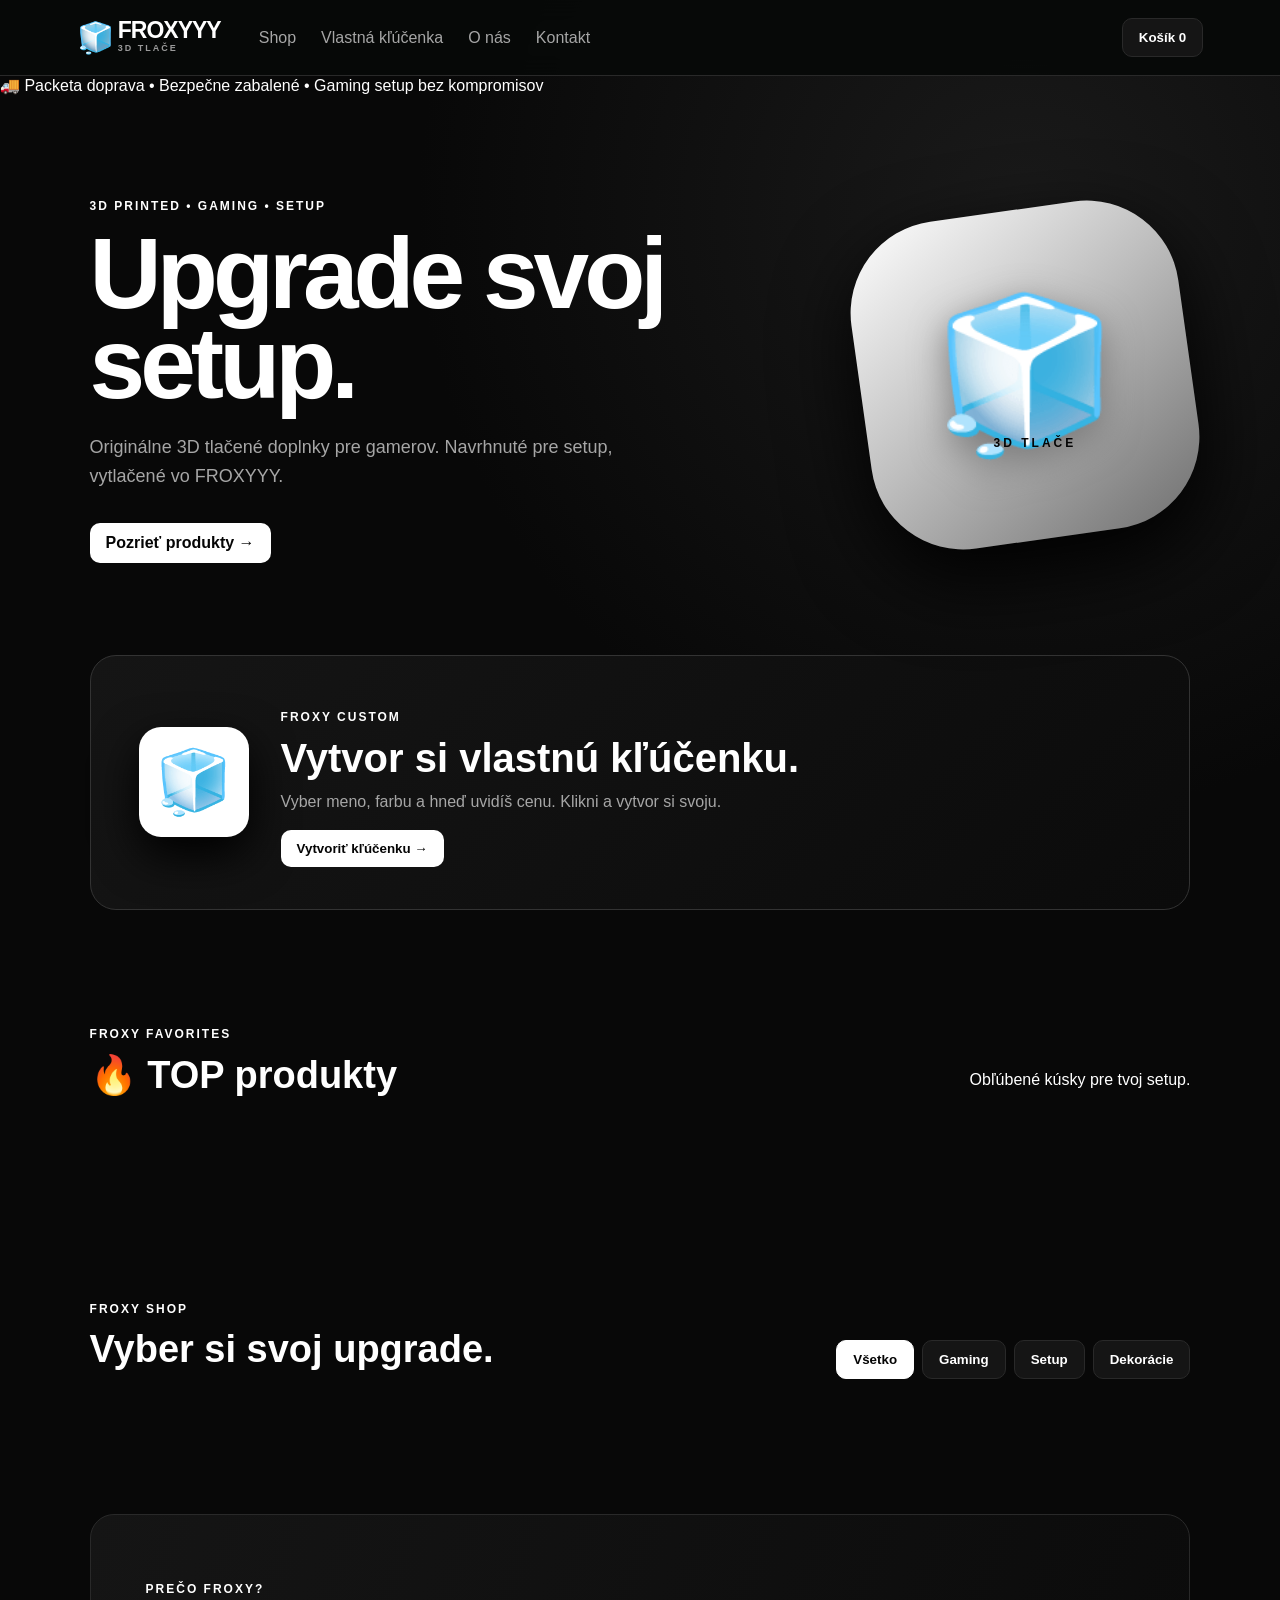
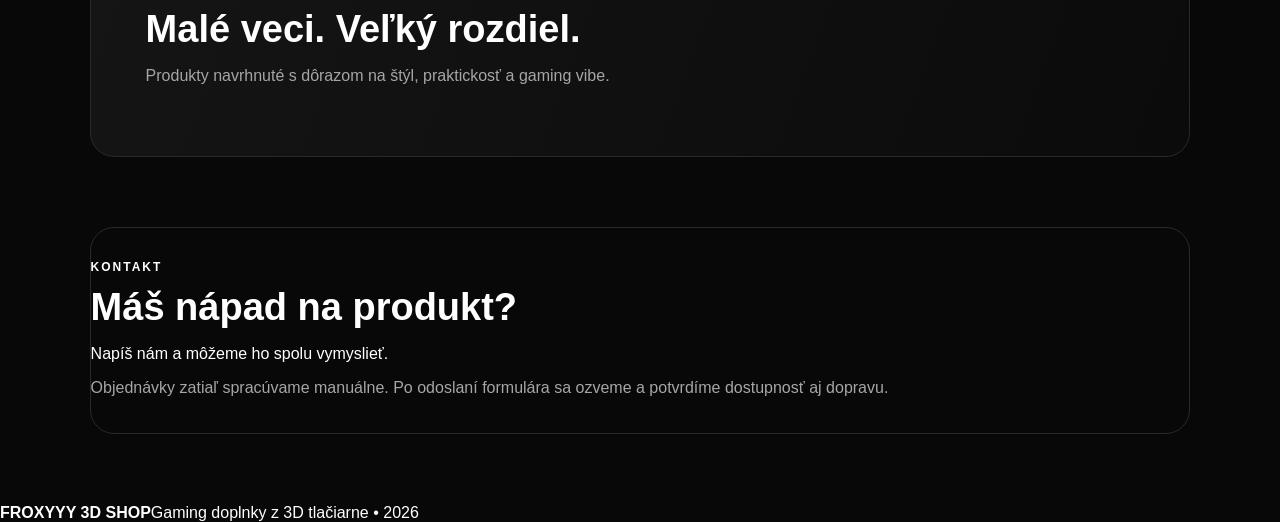
<file: index.html>
<!doctype html>
<html lang="sk"><head><meta charset="UTF-8"><meta name="viewport" content="width=device-width,initial-scale=1"><title>FROXYYY 3D Shop — Gaming doplnky z 3D tlačiarne</title><link rel="stylesheet" href="styles.css"></head><body><header><a class="logo" href="#"><span class="ice">🧊</span><span class="logoText">FROXYYY</span><small>3D TLAČE</small></a><nav><a href="#shop">Shop</a><a href="#custom">Vlastná kľúčenka</a><a href="#about">O nás</a><a href="#contact">Kontakt</a></nav><button id="cartBtn">Košík <b id="cartCount">0</b></button></header><main><div class="promo">🚚 Packeta doprava • Bezpečne zabalené • Gaming setup bez kompromisov</div><section class="hero"><div><p class="eyebrow">3D PRINTED • GAMING • SETUP</p><h1>Upgrade svoj <span>setup.</span></h1><p>Originálne 3D tlačené doplnky pre gamerov. Navrhnuté pre setup, vytlačené vo FROXYYY.</p><a class="cta" href="#shop">Pozrieť produkty →</a></div><div class="orb"><span class="cube">🧊</span><small>3D TLAČE</small></div></section><section id="custom" class="customTeaser"><div class="customTeaserIcon">🧊</div><div><p class="eyebrow">FROXY CUSTOM</p><h2>Vytvor si vlastnú kľúčenku.</h2><p>Vyber meno, farbu a hneď uvidíš cenu. Klikni a vytvor si svoju.</p><button id="customOpen" class="cta">Vytvoriť kľúčenku →</button></div></section><section id="top"><div class="sectionHead"><div><p class="eyebrow">FROXY FAVORITES</p><h2>🔥 TOP produkty</h2></div><p>Obľúbené kúsky pre tvoj setup.</p></div><div id="topProducts" class="grid"></div></section><section id="shop"><div class="sectionHead"><div><p class="eyebrow">FROXY SHOP</p><h2>Vyber si svoj upgrade.</h2></div><div class="filters"><button class="active" data-cat="all">Všetko</button><button data-cat="gaming">Gaming</button><button data-cat="setup">Setup</button><button data-cat="dekor">Dekorácie</button></div></div><div id="products" class="grid"></div></section><section id="about" class="banner"><p class="eyebrow">PREČO FROXY?</p><h2>Malé veci. Veľký rozdiel.</h2><p>Produkty navrhnuté s dôrazom na štýl, praktickosť a gaming vibe.</p></section><section id="contact"><p class="eyebrow">KONTAKT</p><h2>Máš nápad na produkt?</h2><p>Napíš nám a môžeme ho spolu vymyslieť.</p><p class="contactNote">Objednávky zatiaľ spracúvame manuálne. Po odoslaní formulára sa ozveme a potvrdíme dostupnosť aj dopravu.</p></section><footer><b>FROXYYY 3D SHOP</b><span>Gaming doplnky z 3D tlačiarne • 2026</span></footer></main><div id="customModal" class="modal"><div class="modalCard"><button id="customClose" class="modalClose">×</button><p class="eyebrow">FROXY CUSTOM</p><h2>Vytvor si vlastnú kľúčenku</h2><p class="modalText">Vyber meno a farbu. Cena tvojej kľúčenky je <strong>6,90 €</strong>.</p><label for="keyName">Meno na kľúčenku</label><input id="keyName" maxlength="18" placeholder="Napíš ľubovoľné meno"><div class="colorChoices"><button type="button" class="colorChoice active" data-color="Čiernobiela">Čiernobiela</button><button type="button" class="colorChoice" data-color="Farebná">Farebná</button></div><div class="customPreview" id="keyPreview">TVOJE MENO</div><div class="customPrice">Cena <strong>6,90 €</strong></div><button id="addCustom" class="cta full">Pridať do košíka</button></div></div><div id="checkoutModal" class="modal"><div class="modalCard checkoutCard"><button id="checkoutClose" class="modalClose">×</button><p class="eyebrow">FROXY OBJEDNÁVKA</p><h2>Kam máme poslať balík?</h2><p class="modalText">Vyplň kontakt a vyber si Packeta výdajné miesto. Objednávky bude následne spracovávať rodič.</p><label for="orderName">Meno a priezvisko</label><input id="orderName" placeholder="Tvoje meno"><label for="orderEmail">E-mail</label><input id="orderEmail" type="email" placeholder="tvoj@email.sk"><label for="orderPhone">Telefón</label><input id="orderPhone" type="tel" placeholder="+421 900 000 000"><label>Packeta výdajné miesto</label><div class="mapBox"><div class="slovakiaMap"><div class="mapTitle">📦 Packeta po celom Slovensku</div><div class="mapSub">Vyhľadaj obec alebo mesto a vyber si výdajné miesto.</div><div class="searchRow"><input id="packetaSearch" placeholder="🔎 napr. Cífer, Nitra, Košice..."><button type="button" id="packetaSearchBtn">Hľadať</button></div><div id="packetaResults" class="packetaResults"></div></div></div><div class="selectedPlace">Vybrané miesto: <strong id="selectedPlace">Packeta – Nitra, centrum</strong></div><button id="sendOrder" class="cta full">Odoslať objednávku →</button></div></div><aside id="cart"><div class="cartHead"><h2>Košík</h2><button id="closeCart">×</button></div><div id="cartItems"></div><div class="total">Spolu <strong id="total">0,00 €</strong></div><button id="checkout" class="cta full">Objednať</button></aside><div id="overlay"></div><script src="script.js?v=20260929-3"></script></body></html>
</file>
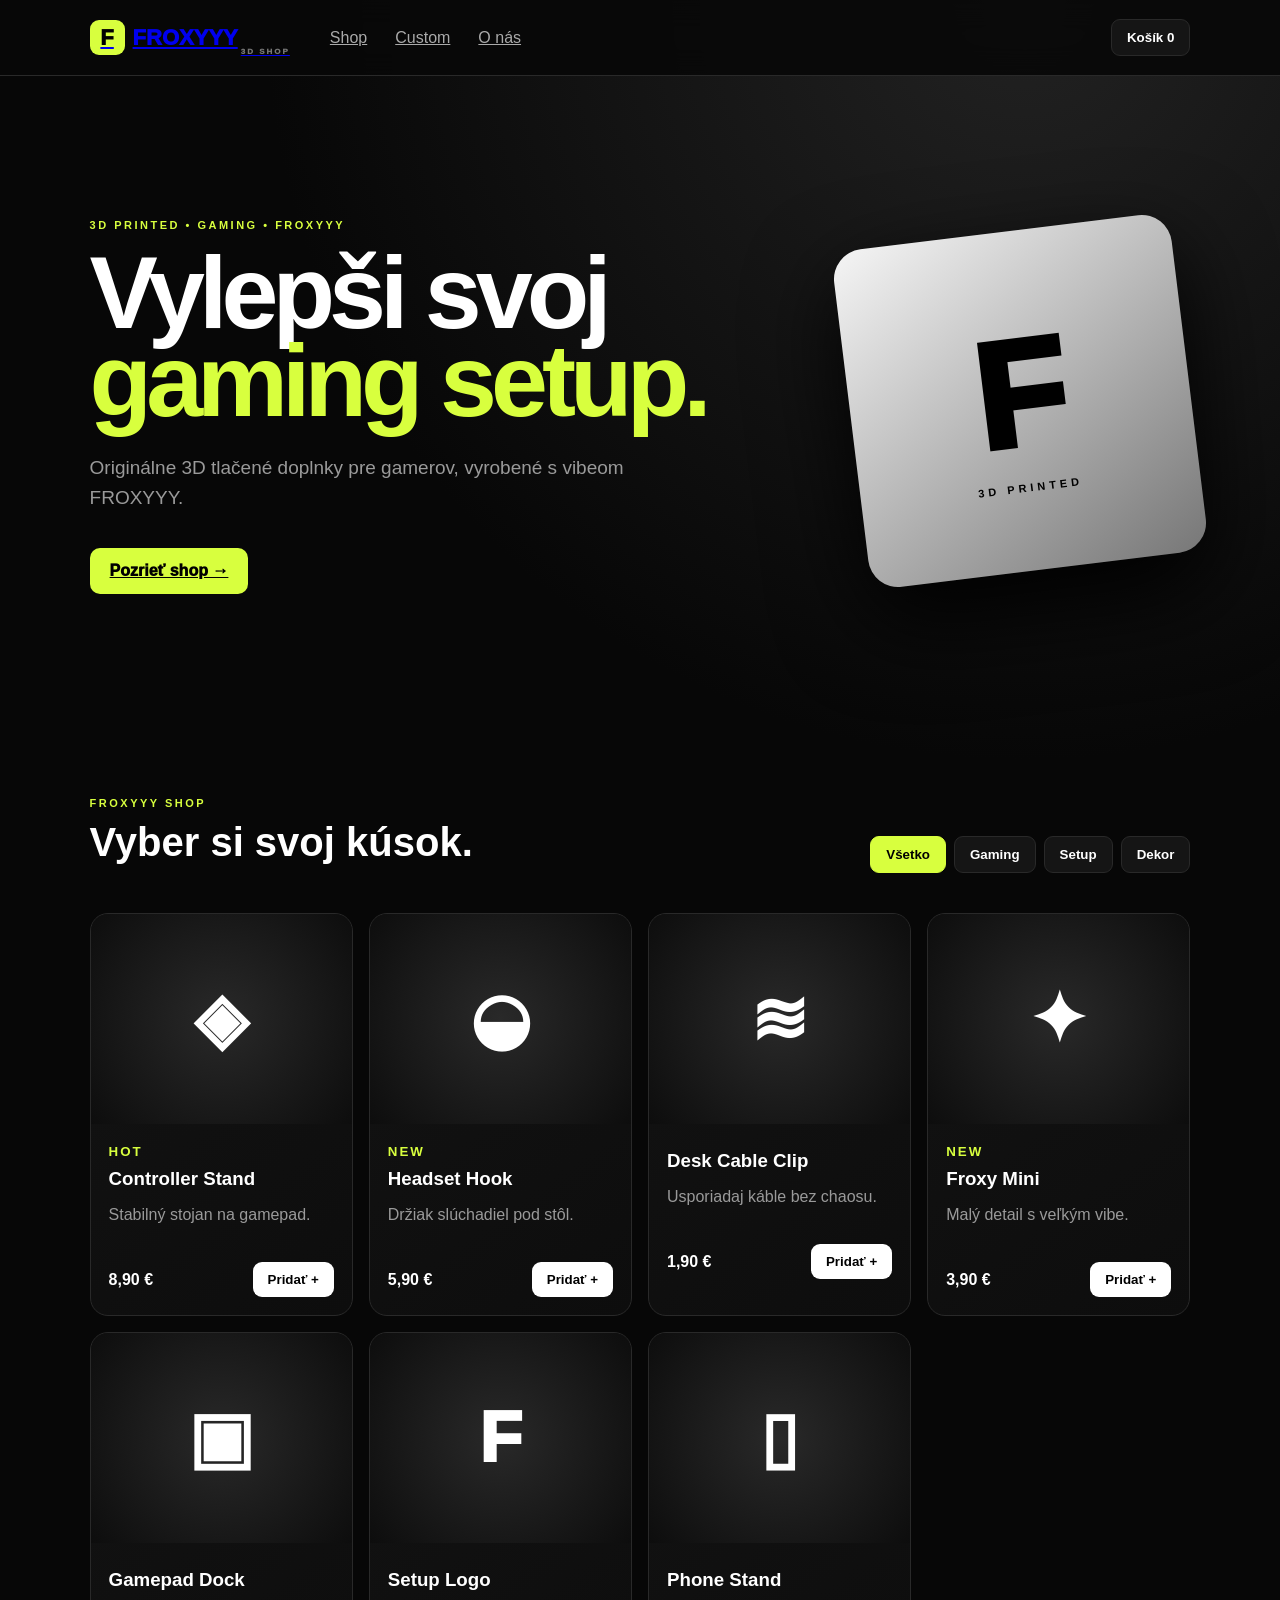
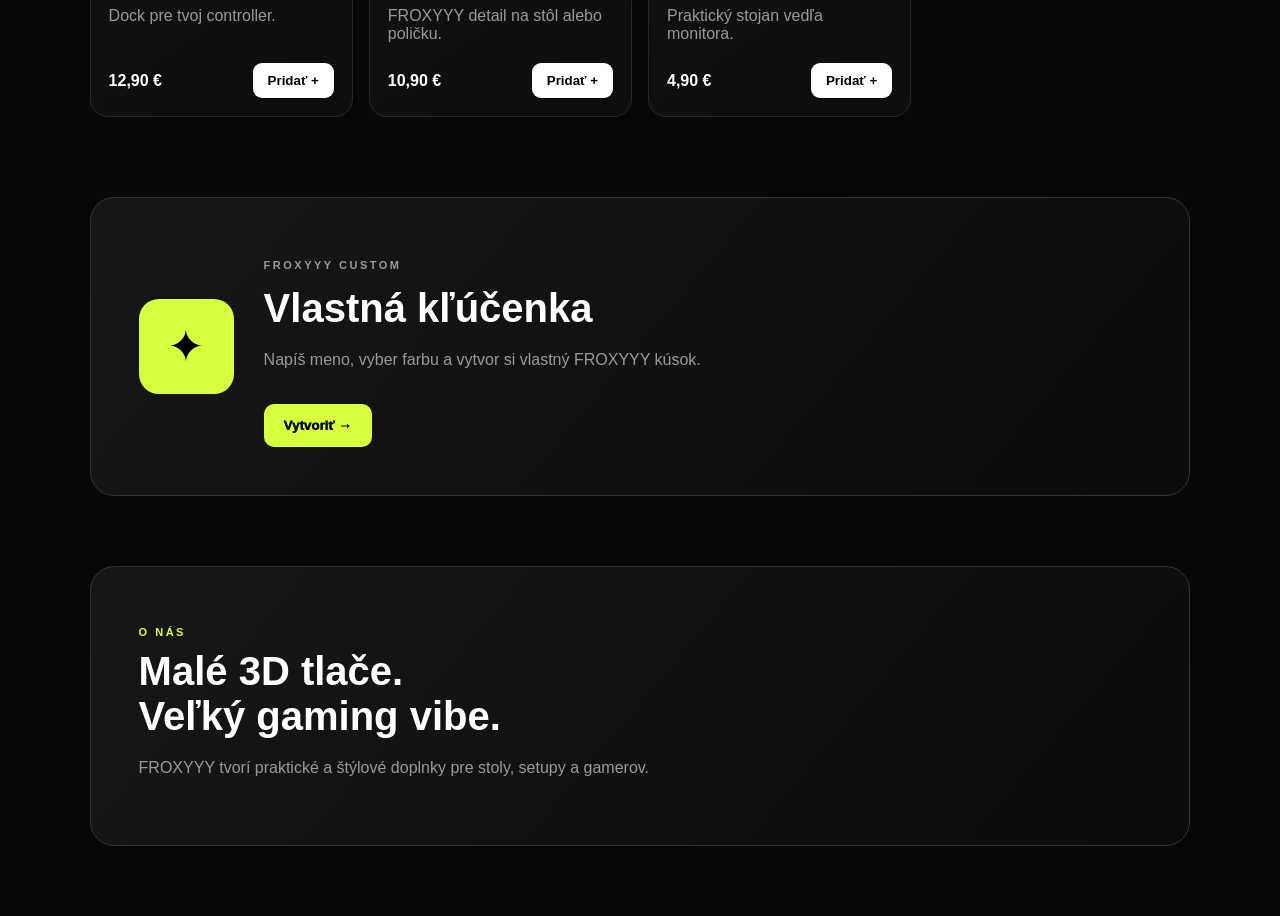
<file: new-shop.html>
<!doctype html>
<html lang="sk">
<head>
<meta charset="UTF-8"><meta name="viewport" content="width=device-width,initial-scale=1">
<title>FROXYYY 3D SHOP</title><link rel="stylesheet" href="new-shop.css">
</head>
<body>
<header class="nav"><a class="brand" href="#"><span>F</span> FROXYYY <small>3D SHOP</small></a><nav><a href="#shop">Shop</a><a href="#custom">Custom</a><a href="#about">O nás</a></nav><button id="cartBtn">Košík <b id="cartCount">0</b></button></header>
<main>
<section class="hero"><div><p class="eyebrow">3D PRINTED • GAMING • FROXYYY</p><h1>Vylepši svoj<br><em>gaming setup.</em></h1><p class="lead">Originálne 3D tlačené doplnky pre gamerov, vyrobené s vibeom FROXYYY.</p><a class="btn" href="#shop">Pozrieť shop →</a></div><div class="heroArt"><div class="cube">F</div><span>3D PRINTED</span></div></section>
<section id="shop"><div class="head"><div><p class="eyebrow">FROXYYY SHOP</p><h2>Vyber si svoj kúsok.</h2></div><div class="filters"><button class="active" data-cat="all">Všetko</button><button data-cat="gaming">Gaming</button><button data-cat="setup">Setup</button><button data-cat="dekor">Dekor</button></div></div><div id="products" class="grid"></div></section>
<section id="custom" class="custom"><div class="customIcon">✦</div><div><p class="eyebrow">FROXYYY CUSTOM</p><h2>Vlastná kľúčenka</h2><p>Napíš meno, vyber farbu a vytvor si vlastný FROXYYY kúsok.</p><button class="btn" id="customOpen">Vytvoriť →</button></div></section>
<section id="about" class="about"><p class="eyebrow">O NÁS</p><h2>Malé 3D tlače.<br>Veľký gaming vibe.</h2><p>FROXYYY tvorí praktické a štýlové doplnky pre stoly, setupy a gamerov.</p></section>
</main>
<aside id="cart"><div class="cartTop"><h2>Tvoj košík</h2><button id="closeCart">×</button></div><div id="cartItems"></div><div class="sum"><span>Spolu</span><strong id="total">0,00 €</strong></div><button class="btn full" id="checkout">Objednať</button></aside><div id="overlay"></div>
<div class="modal" id="customModal"><div class="modalCard"><button class="x" id="customClose">×</button><p class="eyebrow">CUSTOM</p><h2>Vlastná kľúčenka</h2><input id="keyName" maxlength="18" placeholder="Tvoje meno"><div class="choices"><button class="active" data-color="Čiernobiela">Čiernobiela</button><button data-color="Farebná">Farebná</button></div><div class="preview" id="keyPreview">TVOJE MENO</div><div class="sum"><span>Cena</span><strong>6,90 €</strong></div><button class="btn full" id="addCustom">Pridať do košíka</button></div></div>
<div class="modal" id="checkoutModal"><div class="modalCard"><button class="x" id="checkoutClose">×</button><p class="eyebrow">OBJEDNÁVKA</p><h2>Dokonči objednávku</h2><input id="orderName" placeholder="Meno a priezvisko"><input id="orderEmail" type="email" placeholder="E-mail"><input id="orderPhone" type="tel" placeholder="Telefón"><input id="orderPlace" placeholder="Mesto / obec"><p class="hint">Po odoslaní objednávky sa vám ozveme a dohodneme dopravu a platbu.</p><button class="btn full" id="sendOrder">Odoslať objednávku →</button></div></div>
<script src="new-shop.js"></script>
</body></html>
</file>
<file: styles.css>
:root{--bg:#080808;--panel:#111;--text:#fff;--muted:#a6a6a6;--lime:#fff;--line:#292929}*{box-sizing:border-box}html{scroll-behavior:smooth}body{margin:0;background:radial-gradient(circle at 80% 10%,#1a1a1a 0,transparent 28%),var(--bg);color:var(--text);font:16px Inter,Arial,sans-serif}a{color:inherit;text-decoration:none}header{height:76px;padding:0 6%;display:flex;align-items:center;gap:38px;border-bottom:1px solid var(--line);position:sticky;top:0;background:#070908e8;backdrop-filter:blur(12px);z-index:5}.logo{font-size:23px;font-weight:900;letter-spacing:-1px;display:grid;grid-template-columns:34px auto;grid-template-rows:20px 14px;column-gap:7px;align-items:center}.logo .ice{grid-row:1/3;font-size:30px;display:grid;place-items:center;line-height:1}.logoText{grid-column:2}.logo small{grid-column:2;color:#9a9a9a;font-size:9px;letter-spacing:2px;font-weight:800}nav{display:flex;gap:25px;color:var(--muted);flex:1}nav a:hover{color:var(--text)}button,.cta{border:1px solid var(--line);background:#151515;color:var(--text);padding:11px 16px;border-radius:10px;cursor:pointer;font-weight:700}.cta{display:inline-block;background:#fff;color:#050505;border:0;margin-top:15px}.hero{min-height:560px;padding:80px 7%;display:flex;align-items:center;justify-content:space-between;gap:40px}.hero>div:first-child{max-width:700px}.eyebrow{color:var(--lime);font-size:12px;font-weight:900;letter-spacing:2px}.hero h1{font-size:clamp(52px,8vw,100px);line-height:.9;margin:15px 0 25px;letter-spacing:-5px}.hero p:not(.eyebrow){color:var(--muted);max-width:580px;font-size:18px;line-height:1.6}.orb{width:330px;height:330px;border-radius:28%;display:grid;place-items:center;align-content:center;background:linear-gradient(145deg,#fff,#bdbdbd 48%,#707070);box-shadow:0 30px 80px #000;transform:rotate(-8deg);font-weight:1000;color:#050505}.orb .cube{font-size:150px;line-height:1;filter:drop-shadow(0 12px 18px #777);transform:rotate(8deg)}.orb small{font-size:12px;letter-spacing:3px;font-weight:900;margin-top:-12px;transform:rotate(8deg)}.customTeaser{margin:0 7% 55px;padding:42px 48px;min-height:210px;border:1px solid #333;border-radius:26px;background:linear-gradient(135deg,#151515,#0b0b0b);display:flex;align-items:center;gap:32px;cursor:pointer;transition:.2s}.customTeaser:hover{transform:translateY(-4px);border-color:#666;background:linear-gradient(135deg,#1b1b1b,#0b0b0b)}.customTeaserIcon{width:110px;height:110px;flex:0 0 110px;border-radius:22px;background:#fff;display:grid;place-items:center;font-size:62px;box-shadow:0 18px 45px #000}.customTeaser h2{font-size:40px;margin:8px 0}.customTeaser p:not(.eyebrow){color:var(--muted);line-height:1.6;margin:0;max-width:620px}.sectionHead{padding:50px 7% 25px;display:flex;align-items:end;justify-content:space-between;gap:20px}.sectionHead h2,h2{font-size:38px;margin:8px 0}.filters{display:flex;gap:8px;flex-wrap:wrap}.filters button.active{background:#fff;color:#050505;border-color:#fff}.grid{padding:20px 7% 90px;display:grid;grid-template-columns:repeat(4,1fr);gap:16px}.card{background:linear-gradient(145deg,#121212,#0d0d0d);border:1px solid var(--line);border-radius:18px;overflow:hidden;transition:.2s}.card:hover{transform:translateY(-5px);border-color:#555}.visual{height:220px;display:grid;place-items:center;background:radial-gradient(circle,#242424,#0d0d0d)}.visual b{font-size:55px;color:#fff}.info{padding:18px}.info h3{margin:0 0 8px}.info p{margin:0 0 15px;color:var(--muted);font-size:14px;min-height:42px}.row{display:flex;align-items:center;justify-content:space-between}.price{font-weight:900}.add{background:#fff;color:#050505;border:0}.banner,#contact{margin:0 7% 70px;padding:55px;border:1px solid var(--line);border-radius:24px;background:linear-gradient(110deg,#151515,#0b0b0b)}#contact{background:transparent;padding:20px 0}.banner p:last-child,#contact p:last-child{color:var(--muted)}.modal{position:fixed;inset:0;background:#000b;z-index:20;display:none;place-items:center;padding:20px}.modal.open{display:grid}.modalCard{width:min(520px,100%);background:#111;border:1px solid #333;border-radius:24px;padding:34px;box-shadow:0 30px 90px #000;position:relative}.modalCard h2{font-size:34px;margin:7px 0}.modalText{color:var(--muted);line-height:1.5}.modalCard label{display:block;font-weight:800;margin:22px 0 8px}.modalCard input{width:100%;padding:15px;border-radius:12px;border:1px solid #333;background:#080808;color:#fff;font-size:16px;outline:none}.colorChoices{display:flex;gap:10px;margin-top:12px}.colorChoice{flex:1}.colorChoice.active{background:#fff;color:#050505;border-color:#fff}.customPreview{min-height:82px;border:1px dashed #555;border-radius:15px;display:grid;place-items:center;font-size:25px;font-weight:900;letter-spacing:1px;background:#050505;margin-top:16px}.customPrice{display:flex;justify-content:space-between;align-items:center;margin-top:18px;padding-top:16px;border-top:1px solid #292929}.customPrice strong{font-size:20px}.modalClose{position:absolute;right:16px;top:16px;width:40px;height:40px;padding:0;font-size:25px}.modalCard .full{margin-top:18px}.full{width:100%;text-align:center}#cart{position:fixed;right:-420px;top:0;width:min(400px,92vw);height:100vh;background:#0d0d0d;border-left:1px solid var(--line);z-index:30;padding:25px;transition:.25s;display:flex;flex-direction:column}#cart.open{right:0}.cartHead{display:flex;justify-content:space-between;align-items:center}.cartHead button{font-size:25px}.cartItem{display:flex;justify-content:space-between;gap:10px;padding:15px 0;border-bottom:1px solid var(--line)}.cartItem small{color:var(--muted)}.total{margin-top:auto;border-top:1px solid var(--line);padding:20px 0;display:flex;justify-content:space-between}#overlay{position:fixed;inset:0;background:#0008;z-index:9;display:none}#overlay.show{display:block}@media(max-width:900px){.grid{grid-template-columns:repeat(2,1fr)}.orb{width:220px;height:220px}.customTeaser{padding:32px}.customTeaser h2{font-size:32px}}@media(max-width:650px){header{padding:0 4%;gap:15px}nav{display:none}.hero{padding:55px 5%;min-height:500px}.orb{display:none}.hero h1{font-size:62px}.sectionHead{padding:35px 5% 15px;align-items:start;flex-direction:column}.grid{padding:15px 5% 60px;grid-template-columns:1fr}.banner,#contact{margin-left:5%;margin-right:5%;padding:30px}.customTeaser{margin-left:5%;margin-right:5%;padding:26px;gap:20px}.customTeaserIcon{width:75px;height:75px;flex-basis:75px;font-size:40px}.customTeaser h2{font-size:27px}.customTeaser p:not(.eyebrow){font-size:14px}.customTeaser .cta{width:100%;text-align:center}.modalCard{padding:28px 22px}}.checkoutCard{max-height:92vh;overflow:auto}.checkoutCard input{margin-bottom:2px}.mapBox{margin-top:12px;border:1px solid #333;border-radius:16px;overflow:hidden;background:#080808}.mapGrid{height:180px;position:relative;background:linear-gradient(35deg,transparent 47%,#242424 48%,#242424 50%,transparent 51%),linear-gradient(125deg,transparent 47%,#242424 48%,#242424 50%,transparent 51%),#101010}.mapGrid:before,.mapGrid:after{content:"";position:absolute;background:#1c1c1c}.mapGrid:before{width:100%;height:18px;top:72px;transform:rotate(-10deg)}.mapGrid:after{height:100%;width:14px;left:55%;transform:rotate(12deg)}.mapLabel{position:absolute;left:14px;top:12px;font-size:10px;letter-spacing:2px;font-weight:900;color:#777}.pin{position:absolute;z-index:2;font-size:25px;filter:drop-shadow(0 5px 5px #000)}.p1{left:20%;top:35%}.p2{left:65%;top:25%}.p3{left:43%;top:65%}.p4{right:12%;bottom:12%}.pickupList{padding:10px;display:grid;gap:8px}.pickup{display:grid;grid-template-columns:24px 1fr auto;align-items:center;text-align:left;gap:8px;width:100%;padding:12px;background:#121212}.pickup.active{background:#fff;color:#050505;border-color:#fff}.pickup b{font-size:11px}.selectedPlace{padding-top:14px;font-size:13px;color:#999}.selectedPlace strong{color:#fff}@media(max-width:650px){.mapGrid{height:150px}}.slovakiaMap{padding:22px;background:linear-gradient(145deg,#dcecff,#f7f2df);color:#17202a;min-height:310px}.mapTitle{font-weight:900;font-size:20px}.mapSub{font-size:13px;color:#58636e;margin:5px 0 16px}.searchRow{display:flex;gap:8px}.searchRow input{flex:1;padding:13px;border:1px solid #c6ccd2;border-radius:10px;background:#fff;color:#111}.searchRow button{background:#111;color:#fff;border:0}.packetaResults{margin-top:12px;max-height:190px;overflow:auto;display:grid;gap:7px}.packetaResults .pickup{background:#fff;color:#111;border:1px solid #d2d8de;text-align:left}.packetaResults .pickup.active{border-color:#111}.noResults{font-size:13px;color:#58636e}@media(max-width:650px){.searchRow{flex-direction:column}.searchRow button{width:100%}}.qty{display:inline-flex;align-items:center;gap:8px;margin-top:10px}.qty button{padding:4px 9px;border-radius:7px;background:#181818}.qty span{min-width:18px;text-align:center;font-weight:800}
</file>
<file: new-shop.css>
:root{--bg:#070707;--panel:#101010;--line:#292929;--muted:#9a9a9a;--lime:#d8ff3e}*{box-sizing:border-box}html{scroll-behavior:smooth}body{margin:0;background:radial-gradient(circle at 80% 0,#222 0,transparent 28%),var(--bg);color:#fff;font:16px Inter,Arial,sans-serif}.nav{height:76px;padding:0 7%;display:flex;align-items:center;gap:40px;border-bottom:1px solid var(--line);position:sticky;top:0;background:#080808e8;backdrop-filter:blur(14px);z-index:5}.brand{font-size:22px;font-weight:1000;display:flex;align-items:center;gap:8px}.brand span{display:grid;place-items:center;width:35px;height:35px;border-radius:9px;background:var(--lime);color:#000}.brand small{font-size:8px;letter-spacing:2px;color:#777;margin-left:-5px;margin-top:28px}nav{display:flex;gap:28px;flex:1}nav a{color:#aaa}nav a:hover{color:#fff}.nav button,.filters button,.choices button,.card button{background:#151515;color:#fff;border:1px solid var(--line);padding:10px 15px;border-radius:9px;font-weight:800;cursor:pointer}.hero{min-height:650px;padding:90px 7%;display:flex;align-items:center;justify-content:space-between;gap:50px}.eyebrow{font-size:11px;letter-spacing:2.5px;font-weight:900;color:var(--lime)}h1{font-size:clamp(55px,8vw,105px);line-height:.86;letter-spacing:-6px;margin:18px 0 28px}h1 em{font-style:normal;color:var(--lime)}.lead{max-width:560px;color:var(--muted);font-size:19px;line-height:1.6}.btn{display:inline-block;margin-top:16px;border:0;border-radius:10px;background:var(--lime);color:#000;padding:14px 20px;font-weight:950;cursor:pointer}.heroArt{width:340px;height:340px;flex:none;border-radius:30px;background:linear-gradient(145deg,#f5f5f5,#777);color:#000;display:grid;place-items:center;align-content:center;transform:rotate(-7deg);box-shadow:0 35px 90px #000}.cube{font-size:150px;font-weight:1000}.heroArt span{font-size:11px;letter-spacing:4px;font-weight:900}.head{padding:60px 7% 25px;display:flex;align-items:end;justify-content:space-between;gap:20px}.head h2,h2{font-size:40px;margin:8px 0}.filters{display:flex;gap:8px}.filters .active,.choices .active{background:var(--lime);color:#000;border-color:var(--lime)}.grid{padding:15px 7% 80px;display:grid;grid-template-columns:repeat(4,1fr);gap:16px}.card{background:linear-gradient(145deg,#131313,#0d0d0d);border:1px solid var(--line);border-radius:18px;overflow:hidden;transition:.2s}.card:hover{transform:translateY(-5px);border-color:#555}.pic{height:210px;display:grid;place-items:center;background:radial-gradient(circle,#292929,#0d0d0d);font-size:70px;font-weight:1000}.info{padding:18px}.info small{color:var(--lime);font-weight:900;letter-spacing:2px}.info h3{margin:8px 0}.info p{color:var(--muted);min-height:40px}.row{display:flex;align-items:center;justify-content:space-between}.card button{background:#fff;color:#000;border:0}.custom,.about{margin:0 7% 70px;padding:48px;border:1px solid #333;border-radius:24px;background:linear-gradient(130deg,#171717,#0b0b0b);display:flex;align-items:center;gap:30px}.customIcon{width:95px;height:95px;border-radius:20px;background:var(--lime);color:#000;display:grid;place-items:center;font-size:45px}.custom p,.about p:last-child{color:var(--muted);line-height:1.6}.about{display:block}.modal{position:fixed;inset:0;background:#000c;display:none;place-items:center;padding:20px;z-index:20}.modal.open{display:grid}.modalCard{width:min(500px,100%);background:#111;border:1px solid #333;border-radius:22px;padding:30px;position:relative}.x{position:absolute;right:15px;top:15px;background:#181818;color:#fff;border:1px solid #333;border-radius:8px;font-size:22px;width:38px;height:38px}.modalCard input{width:100%;padding:14px;margin:9px 0;border-radius:10px;border:1px solid #333;background:#070707;color:#fff;font-size:16px}.choices{display:flex;gap:8px;margin:8px 0}.choices button{flex:1}.preview{height:85px;margin:15px 0;border:1px dashed #555;border-radius:13px;display:grid;place-items:center;font-size:24px;font-weight:900}.full{width:100%;text-align:center}.hint{color:var(--muted);line-height:1.5}.sum{display:flex;justify-content:space-between;padding:18px 0;border-top:1px solid var(--line);margin-top:16px}#cart{position:fixed;z-index:30;right:-420px;top:0;width:min(400px,92vw);height:100vh;background:#0c0c0c;border-left:1px solid var(--line);padding:25px;transition:.25s;display:flex;flex-direction:column}#cart.open{right:0}.cartTop{display:flex;justify-content:space-between}.cartTop button{background:#151515;color:#fff;border:1px solid #333;border-radius:8px;font-size:24px}.item{display:flex;justify-content:space-between;padding:15px 0;border-bottom:1px solid var(--line)}.item small{display:block;color:#999;margin-top:4px}#overlay{position:fixed;inset:0;background:#0008;z-index:9;display:none}#overlay.show{display:block}@media(max-width:900px){.grid{grid-template-columns:repeat(2,1fr)}.heroArt{width:230px;height:230px}.cube{font-size:100px}}@media(max-width:650px){.nav{padding:0 4%;gap:12px}.nav nav{display:none}.hero{padding:60px 5%;min-height:560px}.heroArt{display:none}.head{padding:40px 5% 15px;flex-direction:column;align-items:start}.filters{flex-wrap:wrap}.grid{padding:15px 5% 60px;grid-template-columns:1fr}.custom,.about{margin-left:5%;margin-right:5%;padding:28px;display:block}.customIcon{margin-bottom:20px}}
</file>
